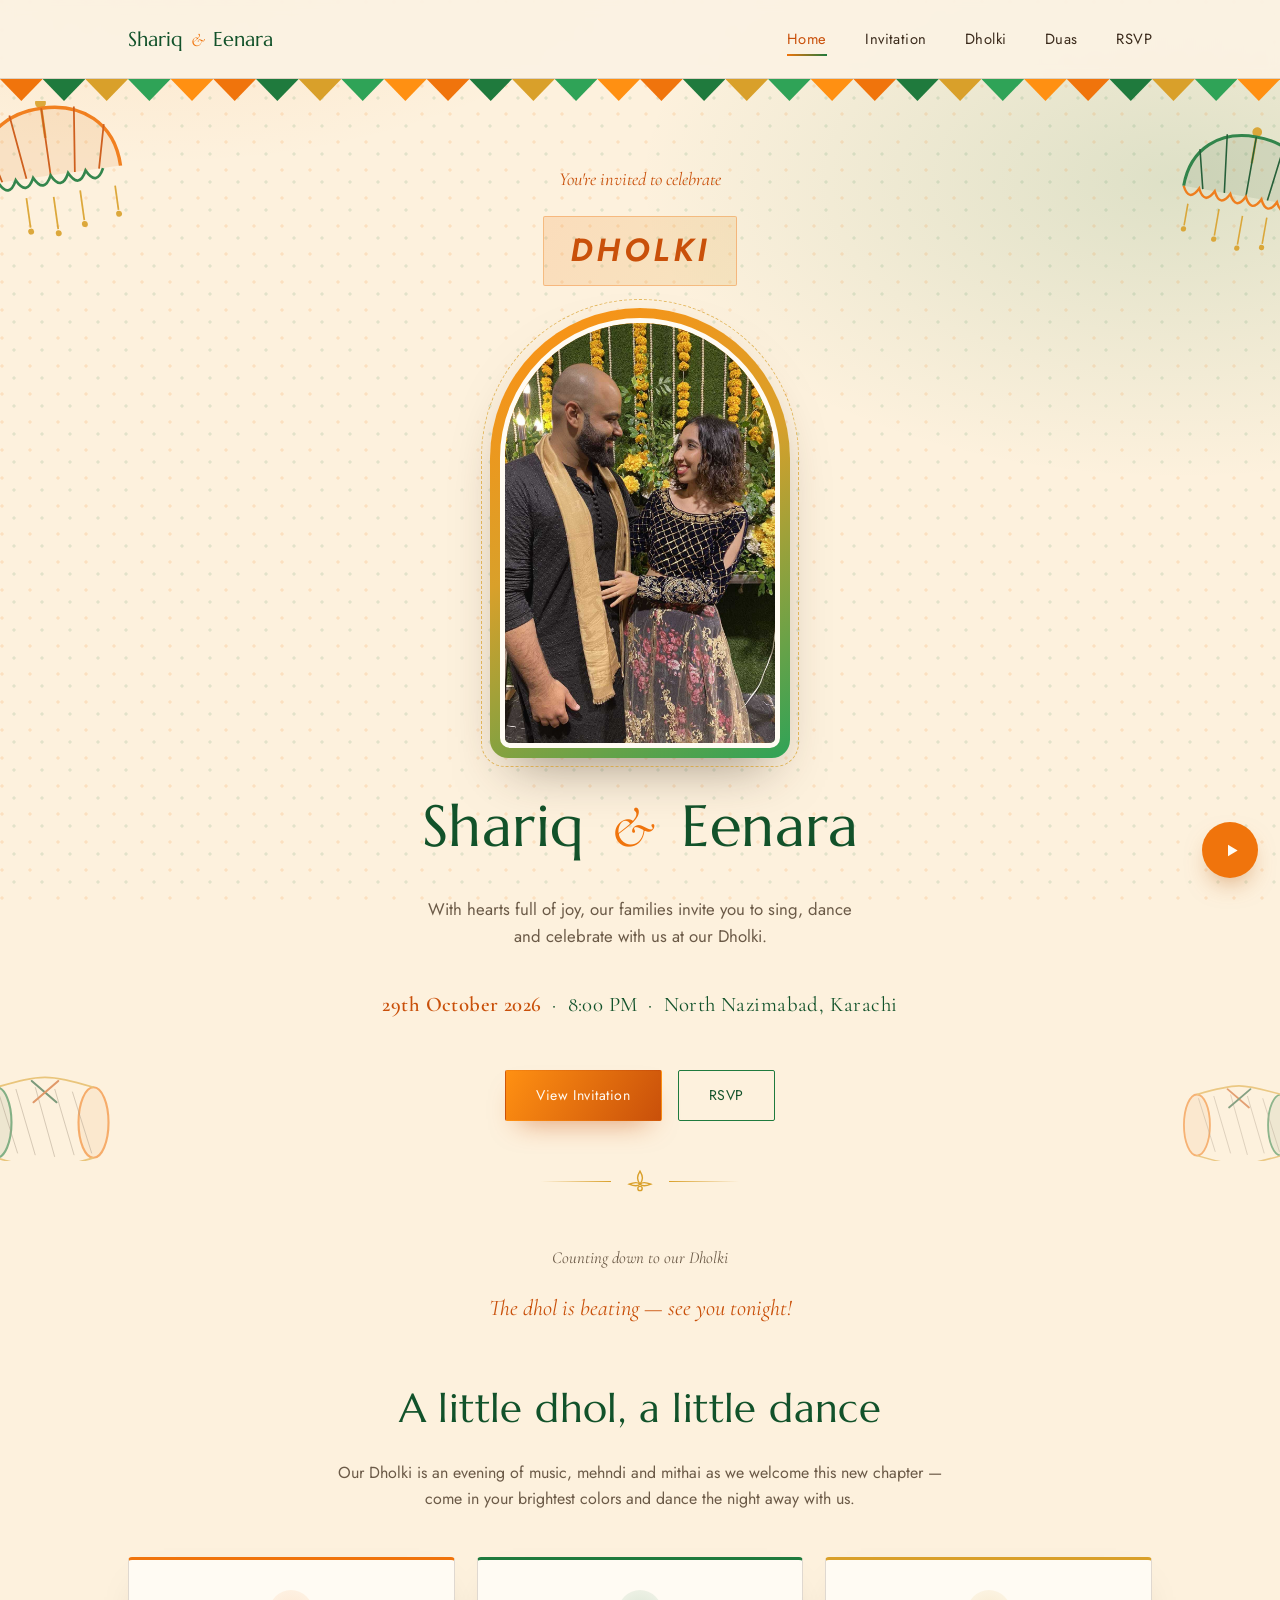
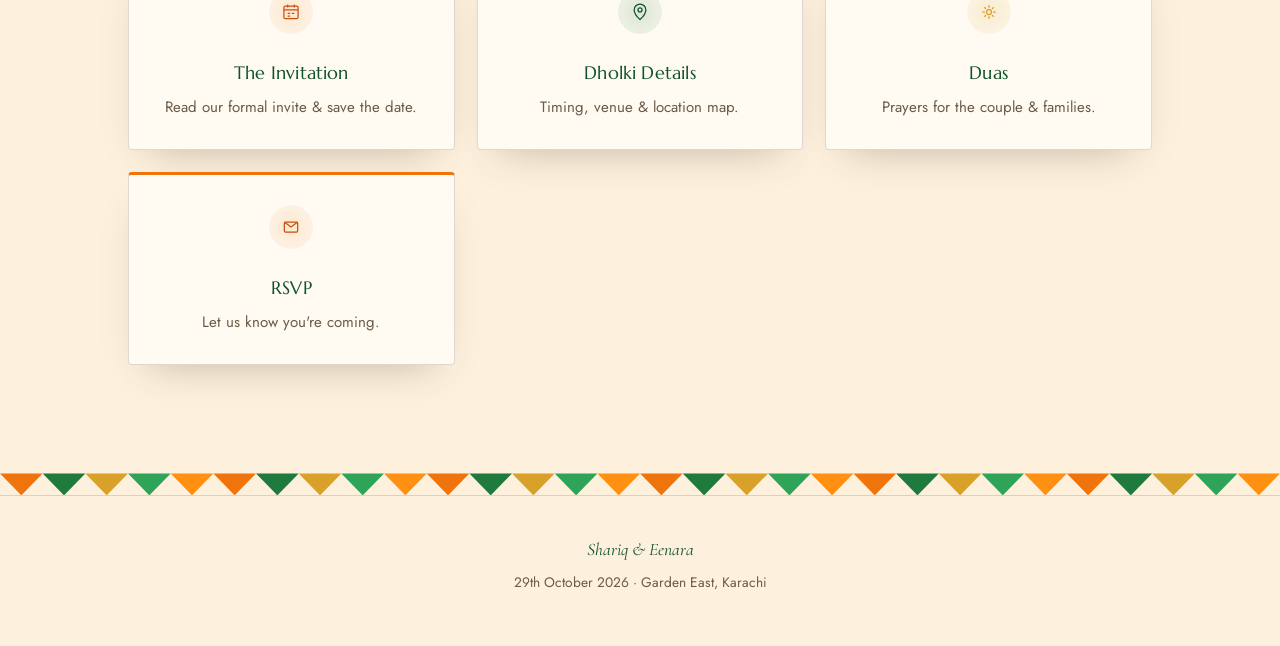
<file: index.html>
<!DOCTYPE html>
<html lang="en">
<head>
<meta charset="UTF-8">
<meta name="viewport" content="width=device-width, initial-scale=1.0">
<title>Shariq &amp; Eenara — Dholki</title>
<meta name="description" content="Join us for the Dholki of Shariq &amp; Eenara — 29th October 2026, Karachi.">
<link rel="stylesheet" href="css/style.css">
</head>
<body>
<div class="bg-texture"></div>

<header class="site-header">
  <div class="container">
    <a href="index.html" class="brand">Shariq <span class="amp">&amp;</span> Eenara</a>
    <nav class="desktop-nav">
      <ul class="nav-links">
        <li><a href="index.html">Home</a></li>
        <li><a href="invitation.html">Invitation</a></li>
        <li><a href="dholki.html">Dholki</a></li>
        <li><a href="duas.html">Duas</a></li>
        <li><a href="rsvp.html">RSVP</a></li>
      </ul>
    </nav>
    <button class="nav-toggle" aria-label="Open menu" aria-expanded="false"><span></span><span></span><span></span></button>
  </div>
</header>
<div class="bunting" aria-hidden="true"></div>

<div class="mobile-menu" id="mobileMenu">
  <button class="mobile-menu-close" aria-label="Close menu" type="button">&times;</button>
  <ul class="mobile-menu-links">
    <li><a href="index.html">Home</a></li>
    <li><a href="invitation.html">Invitation</a></li>
    <li><a href="dholki.html">Dholki</a></li>
    <li><a href="duas.html">Duas</a></li>
    <li><a href="rsvp.html">RSVP</a></li>
  </ul>
</div>

<section class="hero">
  <div class="container">

    <svg class="hero-motif umbrella-l" viewBox="0 0 140 170" fill="none" xmlns="http://www.w3.org/2000/svg" aria-hidden="true">
      <line x1="70" y1="10" x2="70" y2="34" stroke="var(--gold)" stroke-width="2"/>
      <circle cx="70" cy="8" r="4" fill="var(--gold)"/>
      <path d="M18 62 C18 30 40 12 70 12 C100 12 122 30 122 62" stroke="var(--marigold)" stroke-width="2.5" fill="rgba(224,123,28,0.14)"/>
      <path d="M70 12 L70 62 M46 14 L52 62 M94 14 L88 62 M26 30 L34 62 M114 30 L106 62" stroke="var(--marigold-deep)" stroke-width="1.3"/>
      <path d="M18 62 q6.5 13 13 0 q6.5 13 13 0 q6.5 13 13 0 q6.5 13 13 0 q6.5 13 13 0 q6.5 13 13 0 q6.5 13 13 0" stroke="var(--mehndi)" stroke-width="2" fill="none"/>
      <line x1="24" y1="76" x2="24" y2="94" stroke="var(--gold)" stroke-width="1.3"/><circle cx="24" cy="97" r="2.2" fill="var(--gold)"/>
      <line x1="50" y1="76" x2="50" y2="98" stroke="var(--gold)" stroke-width="1.3"/><circle cx="50" cy="101" r="2.2" fill="var(--gold)"/>
      <line x1="70" y1="78" x2="70" y2="102" stroke="var(--gold)" stroke-width="1.3"/><circle cx="70" cy="105" r="2.2" fill="var(--gold)"/>
      <line x1="90" y1="76" x2="90" y2="98" stroke="var(--gold)" stroke-width="1.3"/><circle cx="90" cy="101" r="2.2" fill="var(--gold)"/>
      <line x1="116" y1="76" x2="116" y2="94" stroke="var(--gold)" stroke-width="1.3"/><circle cx="116" cy="97" r="2.2" fill="var(--gold)"/>
    </svg>

    <svg class="hero-motif umbrella-r" viewBox="0 0 140 170" fill="none" xmlns="http://www.w3.org/2000/svg" aria-hidden="true">
      <line x1="70" y1="10" x2="70" y2="34" stroke="var(--gold)" stroke-width="2"/>
      <circle cx="70" cy="8" r="4" fill="var(--gold)"/>
      <path d="M18 62 C18 30 40 12 70 12 C100 12 122 30 122 62" stroke="var(--mehndi)" stroke-width="2.5" fill="rgba(55,98,58,0.12)"/>
      <path d="M70 12 L70 62 M46 14 L52 62 M94 14 L88 62 M26 30 L34 62 M114 30 L106 62" stroke="var(--mehndi-deep)" stroke-width="1.3"/>
      <path d="M18 62 q6.5 13 13 0 q6.5 13 13 0 q6.5 13 13 0 q6.5 13 13 0 q6.5 13 13 0 q6.5 13 13 0 q6.5 13 13 0" stroke="var(--marigold)" stroke-width="2" fill="none"/>
      <line x1="24" y1="76" x2="24" y2="94" stroke="var(--gold)" stroke-width="1.3"/><circle cx="24" cy="97" r="2.2" fill="var(--gold)"/>
      <line x1="50" y1="76" x2="50" y2="98" stroke="var(--gold)" stroke-width="1.3"/><circle cx="50" cy="101" r="2.2" fill="var(--gold)"/>
      <line x1="70" y1="78" x2="70" y2="102" stroke="var(--gold)" stroke-width="1.3"/><circle cx="70" cy="105" r="2.2" fill="var(--gold)"/>
      <line x1="90" y1="76" x2="90" y2="98" stroke="var(--gold)" stroke-width="1.3"/><circle cx="90" cy="101" r="2.2" fill="var(--gold)"/>
      <line x1="116" y1="76" x2="116" y2="94" stroke="var(--gold)" stroke-width="1.3"/><circle cx="116" cy="97" r="2.2" fill="var(--gold)"/>
    </svg>

    <svg class="hero-motif dhol-l" viewBox="0 0 170 110" fill="none" xmlns="http://www.w3.org/2000/svg" aria-hidden="true">
      <ellipse cx="30" cy="55" rx="17" ry="40" fill="rgba(55,98,58,0.14)" stroke="var(--mehndi)" stroke-width="2.4"/>
      <ellipse cx="140" cy="55" rx="17" ry="40" fill="rgba(224,123,28,0.14)" stroke="var(--marigold)" stroke-width="2.4"/>
      <path d="M30 15 C 82 0 88 0 140 15" stroke="var(--gold)" stroke-width="2"/>
      <path d="M30 95 C 82 110 88 110 140 95" stroke="var(--gold)" stroke-width="2"/>
      <path d="M32 20 L54 90 M52 17 L74 92 M74 15 L96 94 M96 17 L118 92 M116 20 L138 90" stroke="var(--ink-soft)" stroke-width="1" opacity="0.55"/>
      <line x1="70" y1="8" x2="98" y2="32" stroke="var(--mehndi-deep)" stroke-width="2.4" stroke-linecap="round"/>
      <line x1="100" y1="8" x2="72" y2="32" stroke="var(--marigold-deep)" stroke-width="2.4" stroke-linecap="round"/>
    </svg>

    <svg class="hero-motif dhol-r" viewBox="0 0 170 110" fill="none" xmlns="http://www.w3.org/2000/svg" aria-hidden="true">
      <ellipse cx="30" cy="55" rx="17" ry="40" fill="rgba(224,123,28,0.14)" stroke="var(--marigold)" stroke-width="2.4"/>
      <ellipse cx="140" cy="55" rx="17" ry="40" fill="rgba(55,98,58,0.14)" stroke="var(--mehndi)" stroke-width="2.4"/>
      <path d="M30 15 C 82 0 88 0 140 15" stroke="var(--gold)" stroke-width="2"/>
      <path d="M30 95 C 82 110 88 110 140 95" stroke="var(--gold)" stroke-width="2"/>
      <path d="M32 20 L54 90 M52 17 L74 92 M74 15 L96 94 M96 17 L118 92 M116 20 L138 90" stroke="var(--ink-soft)" stroke-width="1" opacity="0.55"/>
      <line x1="70" y1="8" x2="98" y2="32" stroke="var(--marigold-deep)" stroke-width="2.4" stroke-linecap="round"/>
      <line x1="100" y1="8" x2="72" y2="32" stroke="var(--mehndi-deep)" stroke-width="2.4" stroke-linecap="round"/>
    </svg>

    <div class="hero-inner">
  <span class="eyebrow">You're invited to celebrate</span>
  <span class="event-tag">DHOLKI</span>

  <div class="photo-frame">
        <div class="photo-inner">
          <img src="images/couple.jpg" alt="Shariq and Eenara">
        </div>
      </div>

      <h1>Shariq <span class="amp">&amp;</span> Eenara</h1>
      <p class="hero-sub">With hearts full of joy, our families invite you to sing, dance and celebrate with us at our Dholki.</p>
      <p class="hero-meta"><strong>29th October 2026</strong> &nbsp;&middot;&nbsp; 8:00 PM &nbsp;&middot;&nbsp; North Nazimabad, Karachi</p>

      <div class="hero-actions">
        <a href="invitation.html" class="btn btn-primary">View Invitation</a>
        <a href="rsvp.html" class="btn btn-outline">RSVP</a>
      </div>
    </div>
  </div>
</section>

<div class="divider">
  <span class="line"></span>
  <svg viewBox="0 0 24 24" fill="none" stroke="currentColor" stroke-width="1.3" aria-hidden="true">
    <path d="M12 2 C 15 7 15 10 12 14 C 9 10 9 7 12 2 Z"/>
    <path d="M2 14 C 7 12 10 12 12 14 C 10 16 7 16 2 14 Z"/>
    <path d="M22 14 C 17 12 14 12 12 14 C 14 16 17 16 22 14 Z"/>
    <circle cx="12" cy="18" r="2"/>
  </svg>
  <span class="line right"></span>
</div>

<section class="countdown-wrap">
  <div class="container">
    <p class="countdown-label">Counting down to our Dholki</p>
    <div class="countdown">
      <div class="unit"><span class="num" data-unit="days">00</span><span class="unit-label">DAYS</span></div>
      <div class="unit"><span class="num" data-unit="hours">00</span><span class="unit-label">HOURS</span></div>
      <div class="unit"><span class="num" data-unit="mins">00</span><span class="unit-label">MINUTES</span></div>
      <div class="unit"><span class="num" data-unit="secs">00</span><span class="unit-label">SECONDS</span></div>
    </div>
    <p class="countdown-done-msg">The dhol is beating — see you tonight!</p>
  </div>
</section>

<section class="section-tight">
  <div class="container">
    <div class="section-head">
      <h2>A little dhol, a little dance</h2>
      <p>Our Dholki is an evening of music, mehndi and mithai as we welcome this new chapter — come in your brightest colors and dance the night away with us.</p>
    </div>

    <div class="info-grid">
      <a href="invitation.html" class="panel info-card" style="text-decoration:none;">
        <svg class="icon" viewBox="0 0 24 24" fill="none" stroke="currentColor" stroke-width="1.5"><rect x="3.5" y="5" width="17" height="15" rx="1.5"/><path d="M3.5 9.5h17M8 3v3.5M16 3v3.5"/><path d="M8 13.5h3M13 13.5h3M8 17h3"/></svg>
        <h3>The Invitation</h3>
        <p>Read our formal invite &amp; save the date.</p>
      </a>
      <a href="dholki.html" class="panel info-card" style="text-decoration:none;">
        <svg class="icon" viewBox="0 0 24 24" fill="none" stroke="currentColor" stroke-width="1.5"><path d="M12 21s-7-6.1-7-11.5A7 7 0 0 1 19 9.5C19 14.9 12 21 12 21Z"/><circle cx="12" cy="9.5" r="2.4"/></svg>
        <h3>Dholki Details</h3>
        <p>Timing, venue &amp; location map.</p>
      </a>
      <a href="duas.html" class="panel info-card" style="text-decoration:none;">
        <svg class="icon" viewBox="0 0 24 24" fill="none" stroke="currentColor" stroke-width="1.5"><path d="M12 4v3M12 17v3M4 12h3M17 12h3M6.3 6.3l2 2M15.7 15.7l2 2M17.7 6.3l-2 2M8.3 15.7l-2 2"/><circle cx="12" cy="12" r="3"/></svg>
        <h3>Duas</h3>
        <p>Prayers for the couple &amp; families.</p>
      </a>
      <a href="rsvp.html" class="panel info-card" style="text-decoration:none;">
        <svg class="icon" viewBox="0 0 24 24" fill="none" stroke="currentColor" stroke-width="1.5"><path d="m4 6 8 6 8-6"/><rect x="4" y="6" width="16" height="12" rx="1.5"/></svg>
        <h3>RSVP</h3>
        <p>Let us know you're coming.</p>
      </a>
    </div>
  </div>
</section>

<div class="bunting" aria-hidden="true"></div>
<footer class="site-footer">
  <div class="container">
    <div class="fname">Shariq &amp; Eenara</div>
    <p>29th October 2026 &middot; Garden East, Karachi</p>
  </div>
</footer>

<button class="music-toggle" aria-label="Play our song" type="button">
  <svg class="icon-play" viewBox="0 0 24 24" aria-hidden="true"><path d="M8 5.5v13l11-6.5-11-6.5Z" fill="currentColor"/></svg>
  <svg class="icon-pause" viewBox="0 0 24 24" aria-hidden="true"><rect x="6" y="5" width="4" height="14" rx="1" fill="currentColor"/><rect x="14" y="5" width="4" height="14" rx="1" fill="currentColor"/></svg>
  <span class="music-ring"></span>
</button>

<script src="js/main.js"></script>
<script src="js/music.js"></script>
</body>
</html>
</file>
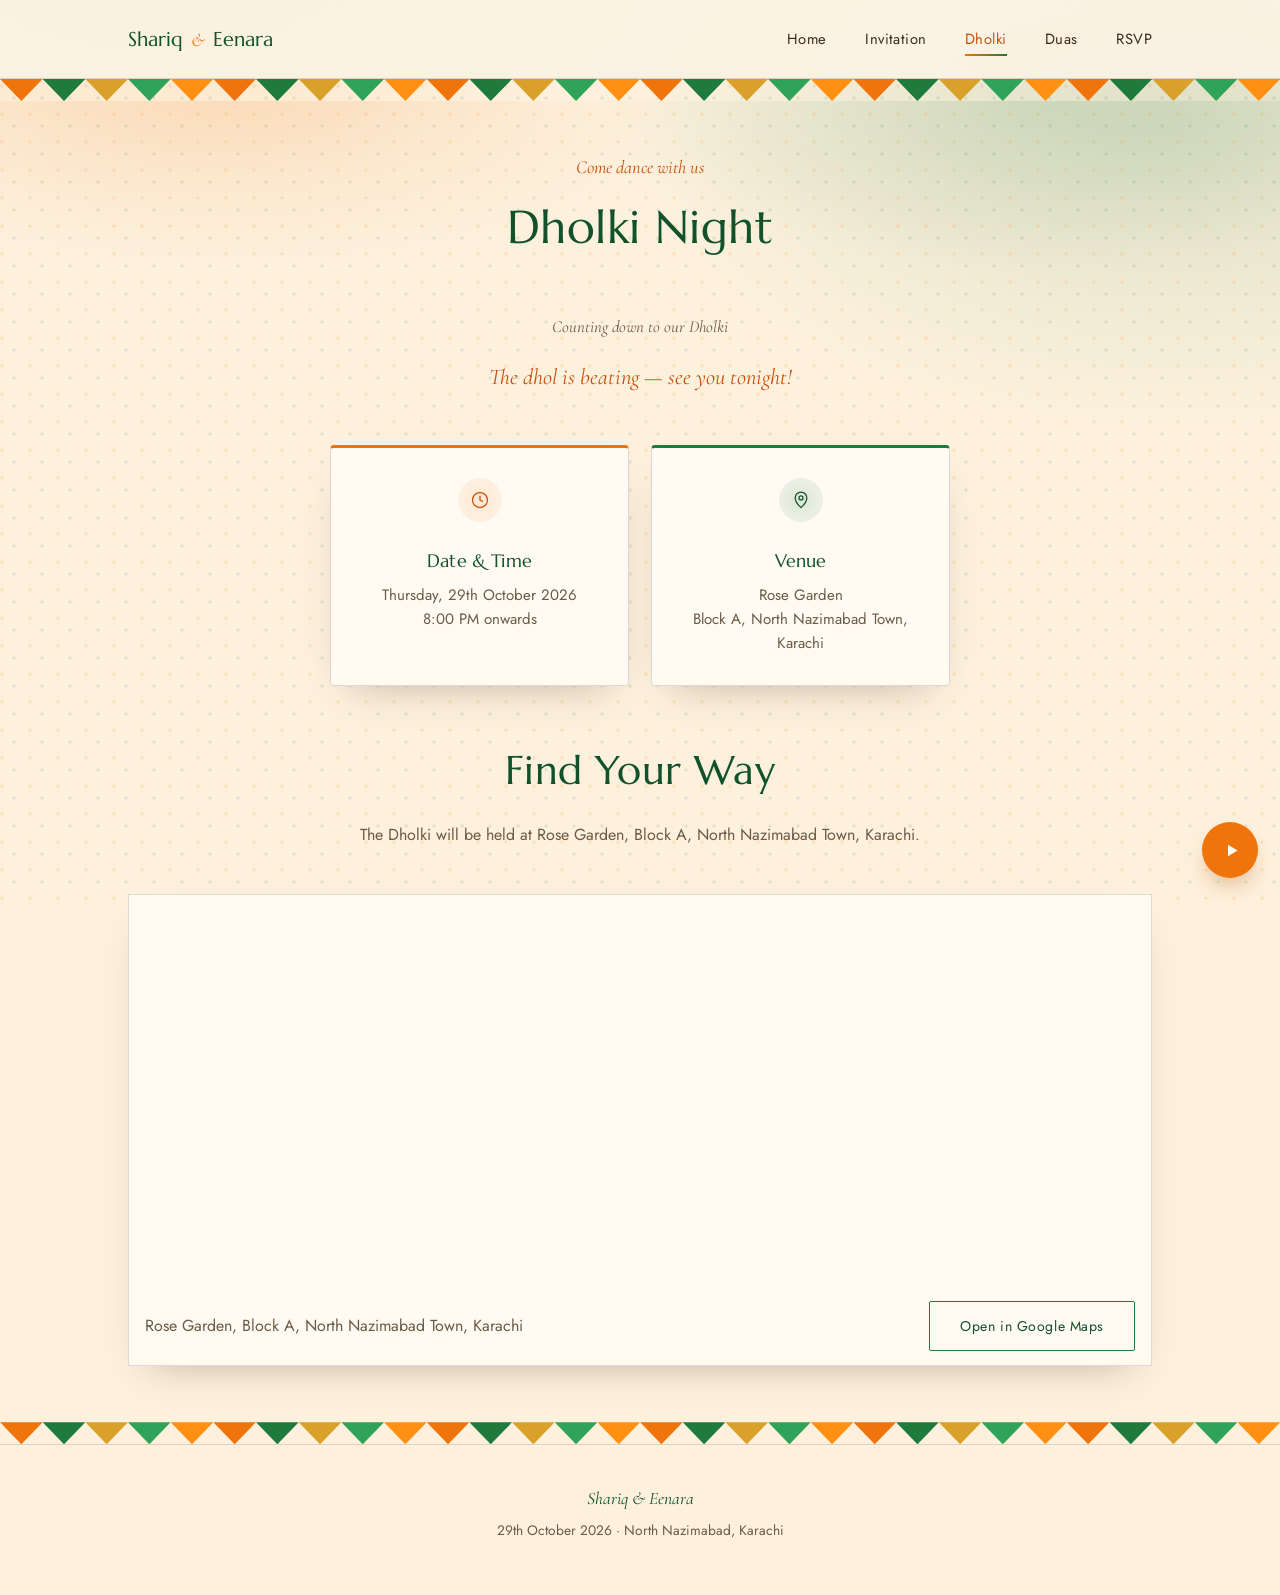
<file: dholki.html>
<!DOCTYPE html>
<html lang="en">
<head>
<meta charset="UTF-8">
<meta name="viewport" content="width=device-width, initial-scale=1.0">
<title>Dholki Details — Shariq &amp; Eenara</title>
<meta name="description" content="Dholki timing, venue and location for Shariq &amp; Eenara — 29th October 2026, Karachi.">
<link rel="stylesheet" href="css/style.css">
</head>
<body>
<div class="bg-texture"></div>

<header class="site-header">
  <div class="container">
    <a href="index.html" class="brand">Shariq <span class="amp">&amp;</span> Eenara</a>
    <nav class="desktop-nav">
      <ul class="nav-links">
        <li><a href="index.html">Home</a></li>
        <li><a href="invitation.html">Invitation</a></li>
        <li><a href="dholki.html">Dholki</a></li>
        <li><a href="duas.html">Duas</a></li>
        <li><a href="rsvp.html">RSVP</a></li>
      </ul>
    </nav>
    <button class="nav-toggle" aria-label="Open menu" aria-expanded="false"><span></span><span></span><span></span></button>
  </div>
</header>
<div class="bunting" aria-hidden="true"></div>

<div class="mobile-menu" id="mobileMenu">
  <button class="mobile-menu-close" aria-label="Close menu" type="button">&times;</button>
  <ul class="mobile-menu-links">
    <li><a href="index.html">Home</a></li>
    <li><a href="invitation.html">Invitation</a></li>
    <li><a href="dholki.html">Dholki</a></li>
    <li><a href="duas.html">Duas</a></li>
    <li><a href="rsvp.html">RSVP</a></li>
  </ul>
</div>

<section class="page-hero">
  <div class="container">
    <span class="eyebrow">Come dance with us</span>
    <h1>Dholki Night</h1>
  </div>
</section>

<section class="countdown-wrap">
  <div class="container">
    <p class="countdown-label">Counting down to our Dholki</p>
    <div class="countdown">
      <div class="unit"><span class="num" data-unit="days">00</span><span class="unit-label">DAYS</span></div>
      <div class="unit"><span class="num" data-unit="hours">00</span><span class="unit-label">HOURS</span></div>
      <div class="unit"><span class="num" data-unit="mins">00</span><span class="unit-label">MINUTES</span></div>
      <div class="unit"><span class="num" data-unit="secs">00</span><span class="unit-label">SECONDS</span></div>
    </div>
    <p class="countdown-done-msg">The dhol is beating — see you tonight!</p>
  </div>
</section>

<section class="section-tight">
  <div class="container">
    <div class="info-grid info-grid--2">
      <div class="panel info-card">
        <svg class="icon" viewBox="0 0 24 24" fill="none" stroke="currentColor" stroke-width="1.5"><circle cx="12" cy="12" r="9"/><path d="M12 7v5l3.5 2"/></svg>
        <h3>Date &amp; Time</h3>
        <p>Thursday, 29th October 2026<br>8:00 PM onwards</p>
      </div>
      <div class="panel info-card">
        <svg class="icon" viewBox="0 0 24 24" fill="none" stroke="currentColor" stroke-width="1.5"><path d="M12 21s-7-6.1-7-11.5A7 7 0 0 1 19 9.5C19 14.9 12 21 12 21Z"/><circle cx="12" cy="9.5" r="2.4"/></svg>
        <h3>Venue</h3>
        <p>Rose Garden<br>Block A, North Nazimabad Town, Karachi</p>
      </div>
    </div>

    <div class="section-head">
      <h2>Find Your Way</h2>
      <p>The Dholki will be held at Rose Garden, Block A, North Nazimabad Town, Karachi.</p>
    </div>

    <div class="map-wrap">
      <iframe
        src="https://www.google.com/maps?q=Rose+Garden%2C+Block+A%2C+North+Nazimabad+Town%2C+Karachi&output=embed"
        loading="lazy"
        referrerpolicy="no-referrer-when-downgrade"
        title="Map to Rose Garden, Block A, North Nazimabad Town, Karachi">
      </iframe>
      <div class="map-caption">
        <address>Rose Garden, Block A, North Nazimabad Town, Karachi</address>
        <a class="btn btn-outline" target="_blank" rel="noopener"
           href="https://www.google.com/maps/search/?api=1&query=Rose+Garden%2C+Block+A%2C+North+Nazimabad+Town%2C+Karachi">
          Open in Google Maps
        </a>
      </div>
    </div>
  </div>
</section>

<div class="bunting" aria-hidden="true"></div>
<footer class="site-footer">
  <div class="container">
    <div class="fname">Shariq &amp; Eenara</div>
    <p>29th October 2026 &middot; North Nazimabad, Karachi</p>
  </div>
</footer>

<button class="music-toggle" aria-label="Play our song" type="button">
  <svg class="icon-play" viewBox="0 0 24 24" aria-hidden="true"><path d="M8 5.5v13l11-6.5-11-6.5Z" fill="currentColor"/></svg>
  <svg class="icon-pause" viewBox="0 0 24 24" aria-hidden="true"><rect x="6" y="5" width="4" height="14" rx="1" fill="currentColor"/><rect x="14" y="5" width="4" height="14" rx="1" fill="currentColor"/></svg>
  <span class="music-ring"></span>
</button>

<script src="js/main.js"></script>
<script src="js/music.js"></script>
</body>
</html>
</file>
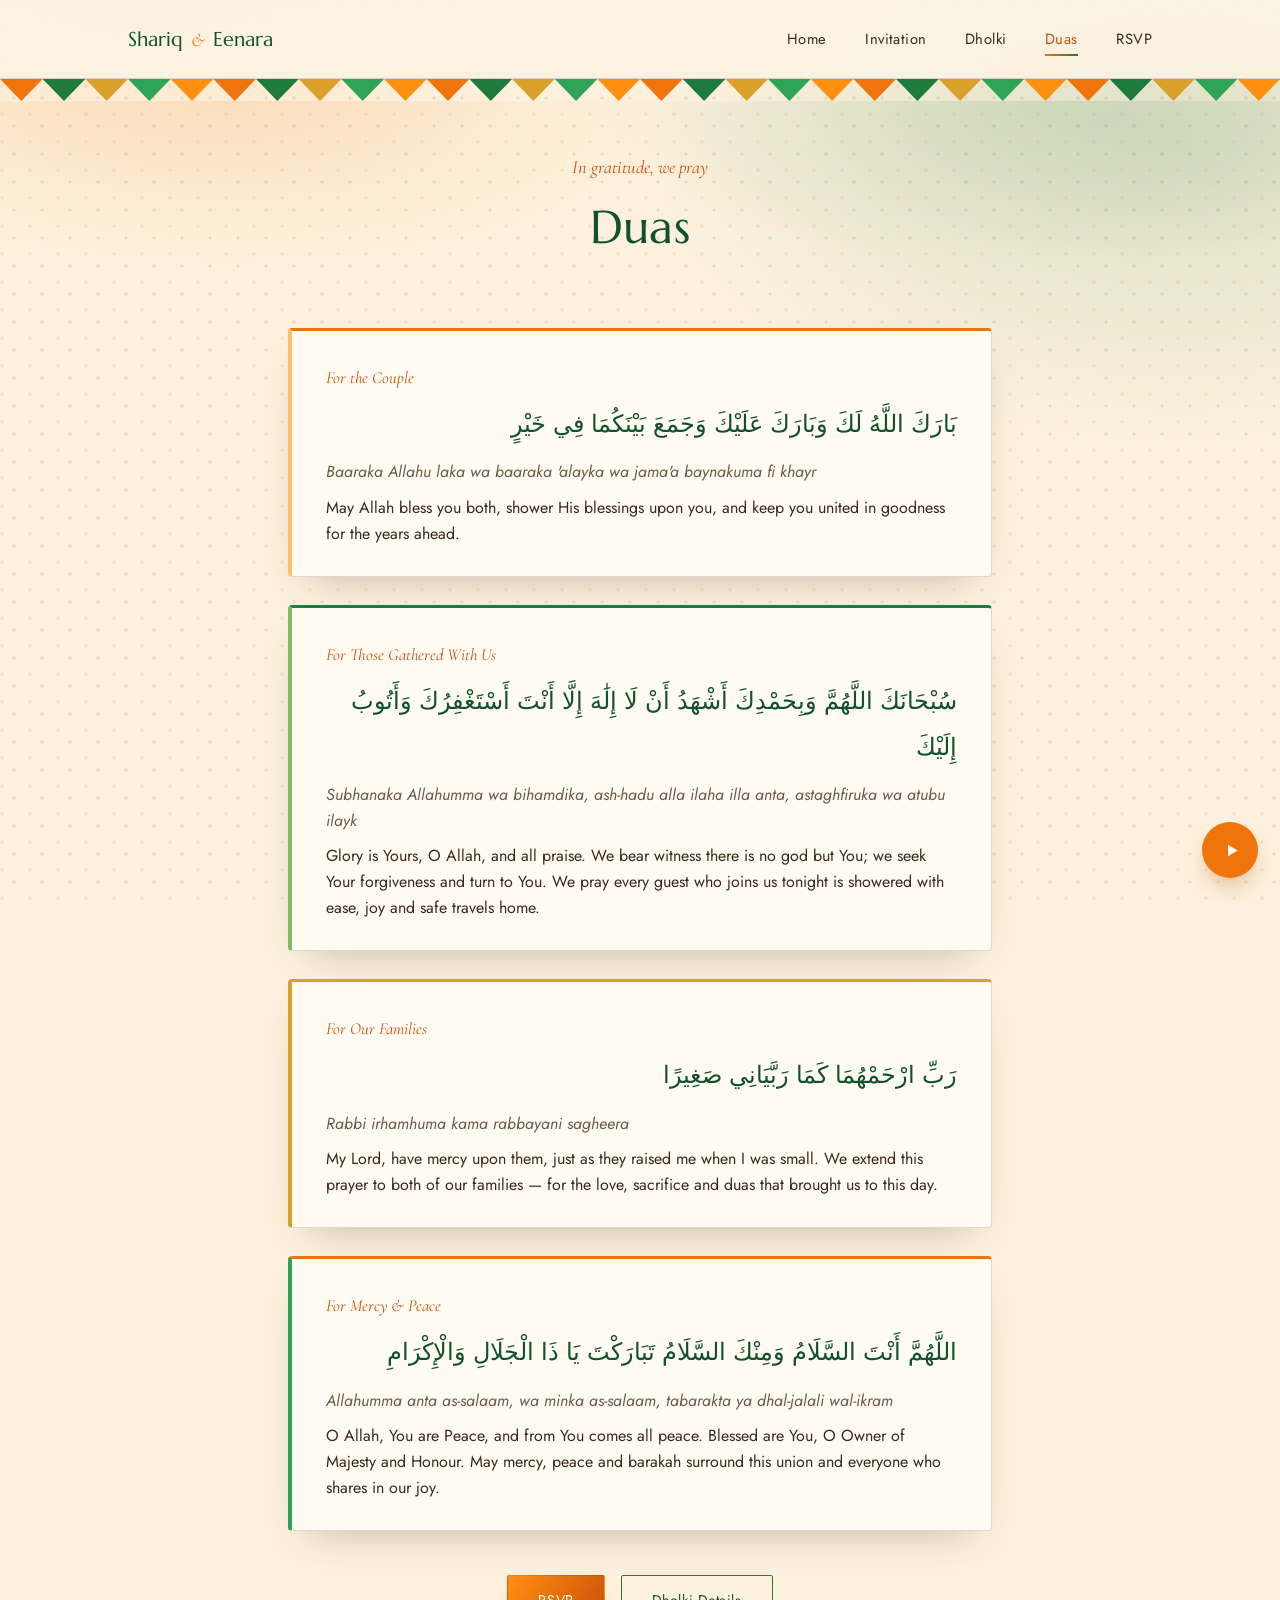
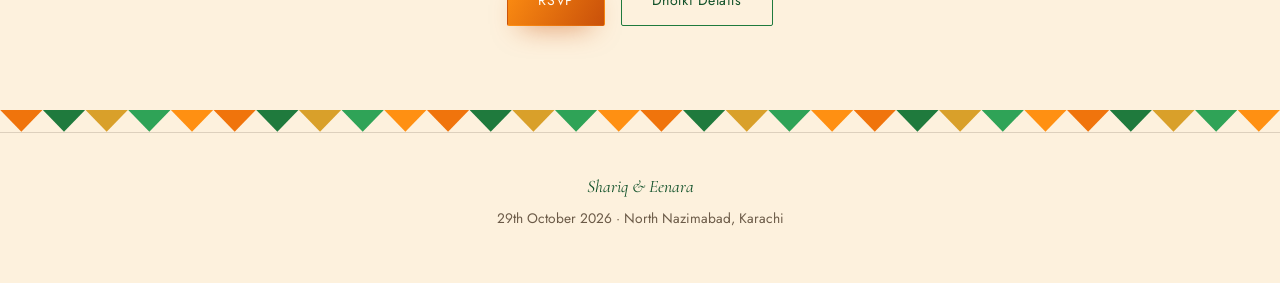
<file: duas.html>
<!DOCTYPE html>
<html lang="en">
<head>
<meta charset="UTF-8">
<meta name="viewport" content="width=device-width, initial-scale=1.0">
<title>Duas — Shariq &amp; Eenara</title>
<meta name="description" content="Duas for Shariq &amp; Eenara, for our guests, our families, and for mercy and peace.">
<link rel="stylesheet" href="css/style.css">
</head>
<body>
<div class="bg-texture"></div>

<header class="site-header">
  <div class="container">
    <a href="index.html" class="brand">Shariq <span class="amp">&amp;</span> Eenara</a>
    <nav class="desktop-nav">
      <ul class="nav-links">
        <li><a href="index.html">Home</a></li>
        <li><a href="invitation.html">Invitation</a></li>
        <li><a href="dholki.html">Dholki</a></li>
        <li><a href="duas.html">Duas</a></li>
        <li><a href="rsvp.html">RSVP</a></li>
      </ul>
    </nav>
    <button class="nav-toggle" aria-label="Open menu" aria-expanded="false"><span></span><span></span><span></span></button>
  </div>
</header>
<div class="bunting" aria-hidden="true"></div>

<div class="mobile-menu" id="mobileMenu">
  <button class="mobile-menu-close" aria-label="Close menu" type="button">&times;</button>
  <ul class="mobile-menu-links">
    <li><a href="index.html">Home</a></li>
    <li><a href="invitation.html">Invitation</a></li>
    <li><a href="dholki.html">Dholki</a></li>
    <li><a href="duas.html">Duas</a></li>
    <li><a href="rsvp.html">RSVP</a></li>
  </ul>
</div>

<section class="page-hero">
  <div class="container">
    <span class="eyebrow">In gratitude, we pray</span>
    <h1>Duas</h1>
  </div>
</section>

<section class="section">
  <div class="container" style="max-width:760px;">

    <div class="dua-list">

      <div class="panel dua-card">
        <p class="dua-tag">For the Couple</p>
        <p class="arabic">بَارَكَ اللَّهُ لَكَ وَبَارَكَ عَلَيْكَ وَجَمَعَ بَيْنَكُمَا فِي خَيْرٍ</p>
        <p class="translit">Baaraka Allahu laka wa baaraka 'alayka wa jama'a baynakuma fi khayr</p>
        <p class="meaning">May Allah bless you both, shower His blessings upon you, and keep you united in goodness for the years ahead.</p>
      </div>

      <div class="panel dua-card">
        <p class="dua-tag">For Those Gathered With Us</p>
        <p class="arabic">سُبْحَانَكَ اللَّهُمَّ وَبِحَمْدِكَ أَشْهَدُ أَنْ لَا إِلَٰهَ إِلَّا أَنْتَ أَسْتَغْفِرُكَ وَأَتُوبُ إِلَيْكَ</p>
        <p class="translit">Subhanaka Allahumma wa bihamdika, ash-hadu alla ilaha illa anta, astaghfiruka wa atubu ilayk</p>
        <p class="meaning">Glory is Yours, O Allah, and all praise. We bear witness there is no god but You; we seek Your forgiveness and turn to You. We pray every guest who joins us tonight is showered with ease, joy and safe travels home.</p>
      </div>

      <div class="panel dua-card">
        <p class="dua-tag">For Our Families</p>
        <p class="arabic">رَبِّ ارْحَمْهُمَا كَمَا رَبَّيَانِي صَغِيرًا</p>
        <p class="translit">Rabbi irhamhuma kama rabbayani sagheera</p>
        <p class="meaning">My Lord, have mercy upon them, just as they raised me when I was small. We extend this prayer to both of our families — for the love, sacrifice and duas that brought us to this day.</p>
      </div>

      <div class="panel dua-card">
        <p class="dua-tag">For Mercy &amp; Peace</p>
        <p class="arabic">اللَّهُمَّ أَنْتَ السَّلَامُ وَمِنْكَ السَّلَامُ تَبَارَكْتَ يَا ذَا الْجَلَالِ وَالْإِكْرَامِ</p>
        <p class="translit">Allahumma anta as-salaam, wa minka as-salaam, tabarakta ya dhal-jalali wal-ikram</p>
        <p class="meaning">O Allah, You are Peace, and from You comes all peace. Blessed are You, O Owner of Majesty and Honour. May mercy, peace and barakah surround this union and everyone who shares in our joy.</p>
      </div>

    </div>

    <div class="hero-actions" style="margin-top:44px; justify-content:center;">
      <a href="rsvp.html" class="btn btn-primary">RSVP</a>
      <a href="dholki.html" class="btn btn-outline">Dholki Details</a>
    </div>
  </div>
</section>

<div class="bunting" aria-hidden="true"></div>
<footer class="site-footer">
  <div class="container">
    <div class="fname">Shariq &amp; Eenara</div>
    <p>29th October 2026 &middot; North Nazimabad, Karachi</p>
  </div>
</footer>

<button class="music-toggle" aria-label="Play our song" type="button">
  <svg class="icon-play" viewBox="0 0 24 24" aria-hidden="true"><path d="M8 5.5v13l11-6.5-11-6.5Z" fill="currentColor"/></svg>
  <svg class="icon-pause" viewBox="0 0 24 24" aria-hidden="true"><rect x="6" y="5" width="4" height="14" rx="1" fill="currentColor"/><rect x="14" y="5" width="4" height="14" rx="1" fill="currentColor"/></svg>
  <span class="music-ring"></span>
</button>

<script src="js/main.js"></script>
<script src="js/music.js"></script>
</body>
</html>
</file>
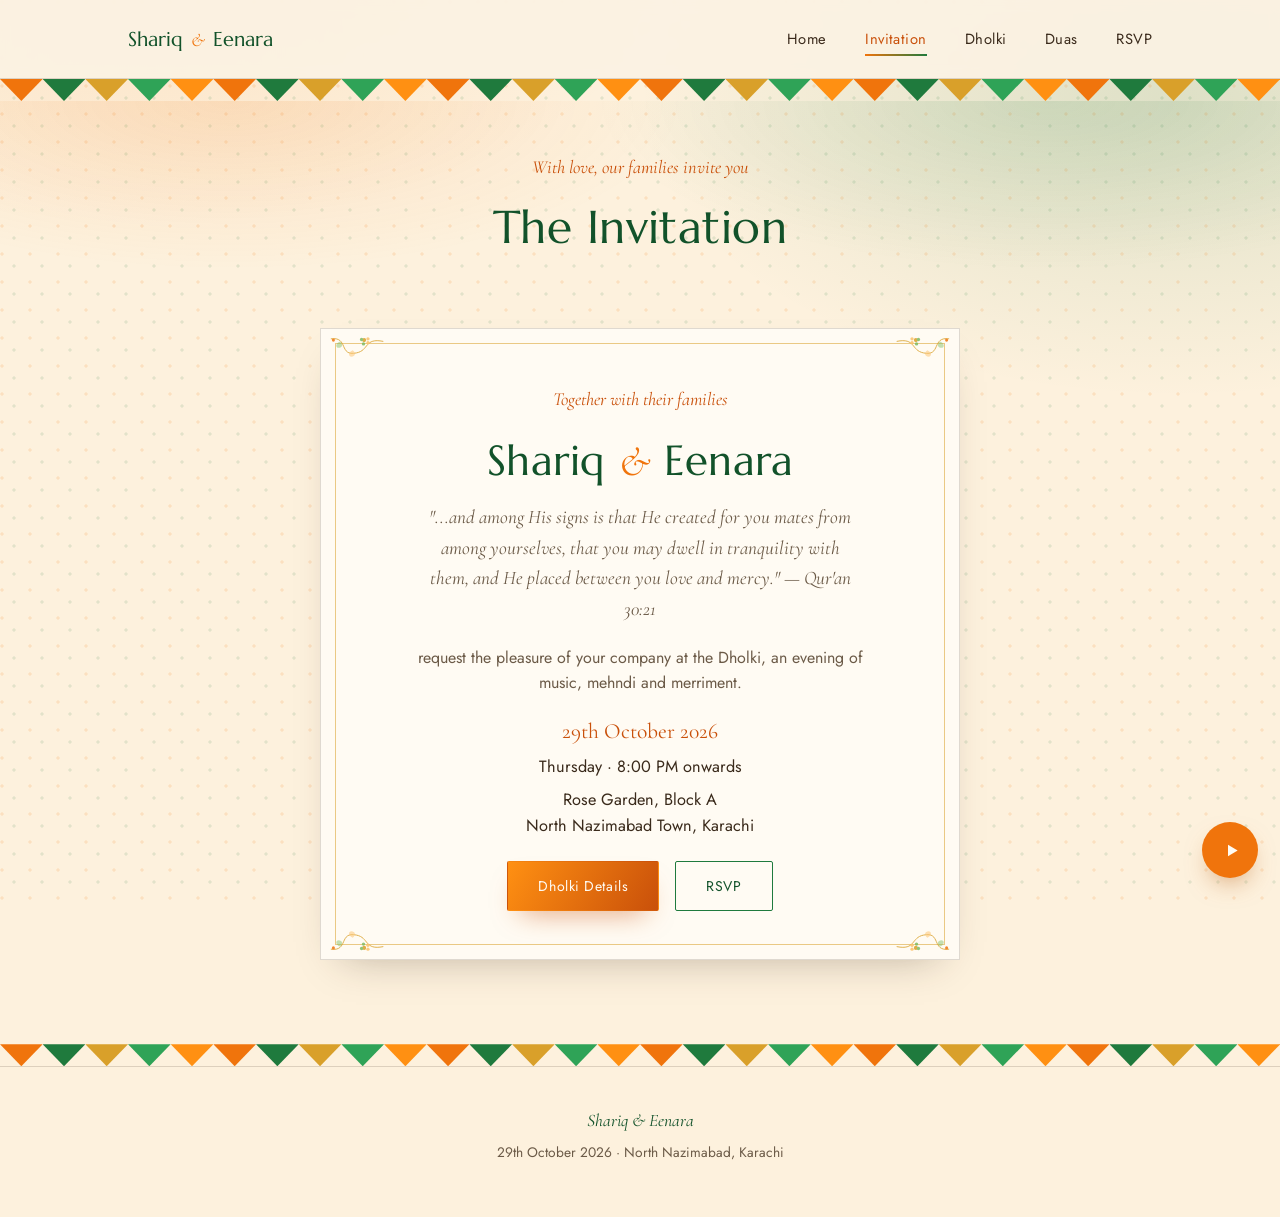
<file: invitation.html>
<!DOCTYPE html>
<html lang="en">
<head>
<meta charset="UTF-8">
<meta name="viewport" content="width=device-width, initial-scale=1.0">
<title>Invitation — Shariq &amp; Eenara</title>
<meta name="description" content="You are cordially invited to the Dholki of Shariq &amp; Eenara.">
<link rel="stylesheet" href="css/style.css">
</head>
<body>
<div class="bg-texture"></div>

<header class="site-header">
  <div class="container">
    <a href="index.html" class="brand">Shariq <span class="amp">&amp;</span> Eenara</a>
    <nav class="desktop-nav">
      <ul class="nav-links">
        <li><a href="index.html">Home</a></li>
        <li><a href="invitation.html">Invitation</a></li>
        <li><a href="dholki.html">Dholki</a></li>
        <li><a href="duas.html">Duas</a></li>
        <li><a href="rsvp.html">RSVP</a></li>
      </ul>
    </nav>
    <button class="nav-toggle" aria-label="Open menu" aria-expanded="false"><span></span><span></span><span></span></button>
  </div>
</header>
<div class="bunting" aria-hidden="true"></div>

<div class="mobile-menu" id="mobileMenu">
  <button class="mobile-menu-close" aria-label="Close menu" type="button">&times;</button>
  <ul class="mobile-menu-links">
    <li><a href="index.html">Home</a></li>
    <li><a href="invitation.html">Invitation</a></li>
    <li><a href="dholki.html">Dholki</a></li>
    <li><a href="duas.html">Duas</a></li>
    <li><a href="rsvp.html">RSVP</a></li>
  </ul>
</div>

<section class="page-hero">
  <div class="container">
    <span class="eyebrow">With love, our families invite you</span>
    <h1>The Invitation</h1>
  </div>
</section>

<section class="section">
  <div class="container">
    <div class="invite-card">

      <svg class="corner tl" viewBox="0 0 100 100" fill="none" xmlns="http://www.w3.org/2000/svg" aria-hidden="true">
        <path d="M6 6 C 34 2 18 34 46 28 C 66 24 58 4 88 10" stroke="var(--gold)" stroke-width="1.5" fill="none"/>
        <path d="M20 10 C 26 14 24 20 18 20 C 14 20 12 14 20 10 Z" fill="var(--mehndi-soft)" opacity="0.55"/>
        <path d="M40 24 C 46 28 44 34 38 34 C 34 34 32 28 40 24 Z" fill="var(--marigold-soft)" opacity="0.6"/>
        <circle cx="10" cy="8" r="2.4" fill="var(--marigold)"/>
        <g transform="translate(58,8)">
          <circle r="3.2" fill="var(--gold)"/>
          <circle cx="6" cy="-2" r="2.6" fill="var(--marigold-soft)"/>
          <circle cx="6" cy="4" r="2.6" fill="var(--marigold-soft)"/>
          <circle cx="-1" cy="6" r="2.6" fill="var(--mehndi-soft)"/>
          <circle cx="-4" cy="-1" r="2.6" fill="var(--mehndi-soft)"/>
        </g>
      </svg>
      <svg class="corner tr" viewBox="0 0 100 100" fill="none" xmlns="http://www.w3.org/2000/svg" aria-hidden="true">
        <path d="M6 6 C 34 2 18 34 46 28 C 66 24 58 4 88 10" stroke="var(--gold)" stroke-width="1.5" fill="none"/>
        <path d="M20 10 C 26 14 24 20 18 20 C 14 20 12 14 20 10 Z" fill="var(--mehndi-soft)" opacity="0.55"/>
        <path d="M40 24 C 46 28 44 34 38 34 C 34 34 32 28 40 24 Z" fill="var(--marigold-soft)" opacity="0.6"/>
        <circle cx="10" cy="8" r="2.4" fill="var(--marigold)"/>
        <g transform="translate(58,8)">
          <circle r="3.2" fill="var(--gold)"/>
          <circle cx="6" cy="-2" r="2.6" fill="var(--marigold-soft)"/>
          <circle cx="6" cy="4" r="2.6" fill="var(--marigold-soft)"/>
          <circle cx="-1" cy="6" r="2.6" fill="var(--mehndi-soft)"/>
          <circle cx="-4" cy="-1" r="2.6" fill="var(--mehndi-soft)"/>
        </g>
      </svg>
      <svg class="corner bl" viewBox="0 0 100 100" fill="none" xmlns="http://www.w3.org/2000/svg" aria-hidden="true">
        <path d="M6 6 C 34 2 18 34 46 28 C 66 24 58 4 88 10" stroke="var(--gold)" stroke-width="1.5" fill="none"/>
        <path d="M20 10 C 26 14 24 20 18 20 C 14 20 12 14 20 10 Z" fill="var(--mehndi-soft)" opacity="0.55"/>
        <path d="M40 24 C 46 28 44 34 38 34 C 34 34 32 28 40 24 Z" fill="var(--marigold-soft)" opacity="0.6"/>
        <circle cx="10" cy="8" r="2.4" fill="var(--marigold)"/>
        <g transform="translate(58,8)">
          <circle r="3.2" fill="var(--gold)"/>
          <circle cx="6" cy="-2" r="2.6" fill="var(--marigold-soft)"/>
          <circle cx="6" cy="4" r="2.6" fill="var(--marigold-soft)"/>
          <circle cx="-1" cy="6" r="2.6" fill="var(--mehndi-soft)"/>
          <circle cx="-4" cy="-1" r="2.6" fill="var(--mehndi-soft)"/>
        </g>
      </svg>
      <svg class="corner br" viewBox="0 0 100 100" fill="none" xmlns="http://www.w3.org/2000/svg" aria-hidden="true">
        <path d="M6 6 C 34 2 18 34 46 28 C 66 24 58 4 88 10" stroke="var(--gold)" stroke-width="1.5" fill="none"/>
        <path d="M20 10 C 26 14 24 20 18 20 C 14 20 12 14 20 10 Z" fill="var(--mehndi-soft)" opacity="0.55"/>
        <path d="M40 24 C 46 28 44 34 38 34 C 34 34 32 28 40 24 Z" fill="var(--marigold-soft)" opacity="0.6"/>
        <circle cx="10" cy="8" r="2.4" fill="var(--marigold)"/>
        <g transform="translate(58,8)">
          <circle r="3.2" fill="var(--gold)"/>
          <circle cx="6" cy="-2" r="2.6" fill="var(--marigold-soft)"/>
          <circle cx="6" cy="4" r="2.6" fill="var(--marigold-soft)"/>
          <circle cx="-1" cy="6" r="2.6" fill="var(--mehndi-soft)"/>
          <circle cx="-4" cy="-1" r="2.6" fill="var(--mehndi-soft)"/>
        </g>
      </svg>

      <span class="eyebrow">Together with their families</span>
      <h2 class="names">Shariq <span class="amp">&amp;</span> Eenara</h2>
      <p class="verse">"...and among His signs is that He created for you mates from among yourselves, that you may dwell in tranquility with them, and He placed between you love and mercy." — Qur'an 30:21</p>

      <p style="color:var(--ink-soft); max-width:460px; margin:0 auto 8px;">request the pleasure of your company at the Dholki, an evening of music, mehndi and merriment.</p>

      <div class="details">
        <span class="em">29th October 2026</span>
        <span>Thursday &middot; 8:00 PM onwards</span>
        <span>Rose Garden, Block A<br>North Nazimabad Town, Karachi</span>
      </div>

      <div class="hero-actions" style="margin-top:22px;">
        <a href="dholki.html" class="btn btn-primary">Dholki Details</a>
        <a href="rsvp.html" class="btn btn-outline">RSVP</a>
      </div>
    </div>
  </div>
</section>

<div class="bunting" aria-hidden="true"></div>
<footer class="site-footer">
  <div class="container">
    <div class="fname">Shariq &amp; Eenara</div>
    <p>29th October 2026 &middot; North Nazimabad, Karachi</p>
  </div>
</footer>

<button class="music-toggle" aria-label="Play our song" type="button">
  <svg class="icon-play" viewBox="0 0 24 24" aria-hidden="true"><path d="M8 5.5v13l11-6.5-11-6.5Z" fill="currentColor"/></svg>
  <svg class="icon-pause" viewBox="0 0 24 24" aria-hidden="true"><rect x="6" y="5" width="4" height="14" rx="1" fill="currentColor"/><rect x="14" y="5" width="4" height="14" rx="1" fill="currentColor"/></svg>
  <span class="music-ring"></span>
</button>

<script src="js/main.js"></script>
<script src="js/music.js"></script>
</body>
</html>
</file>
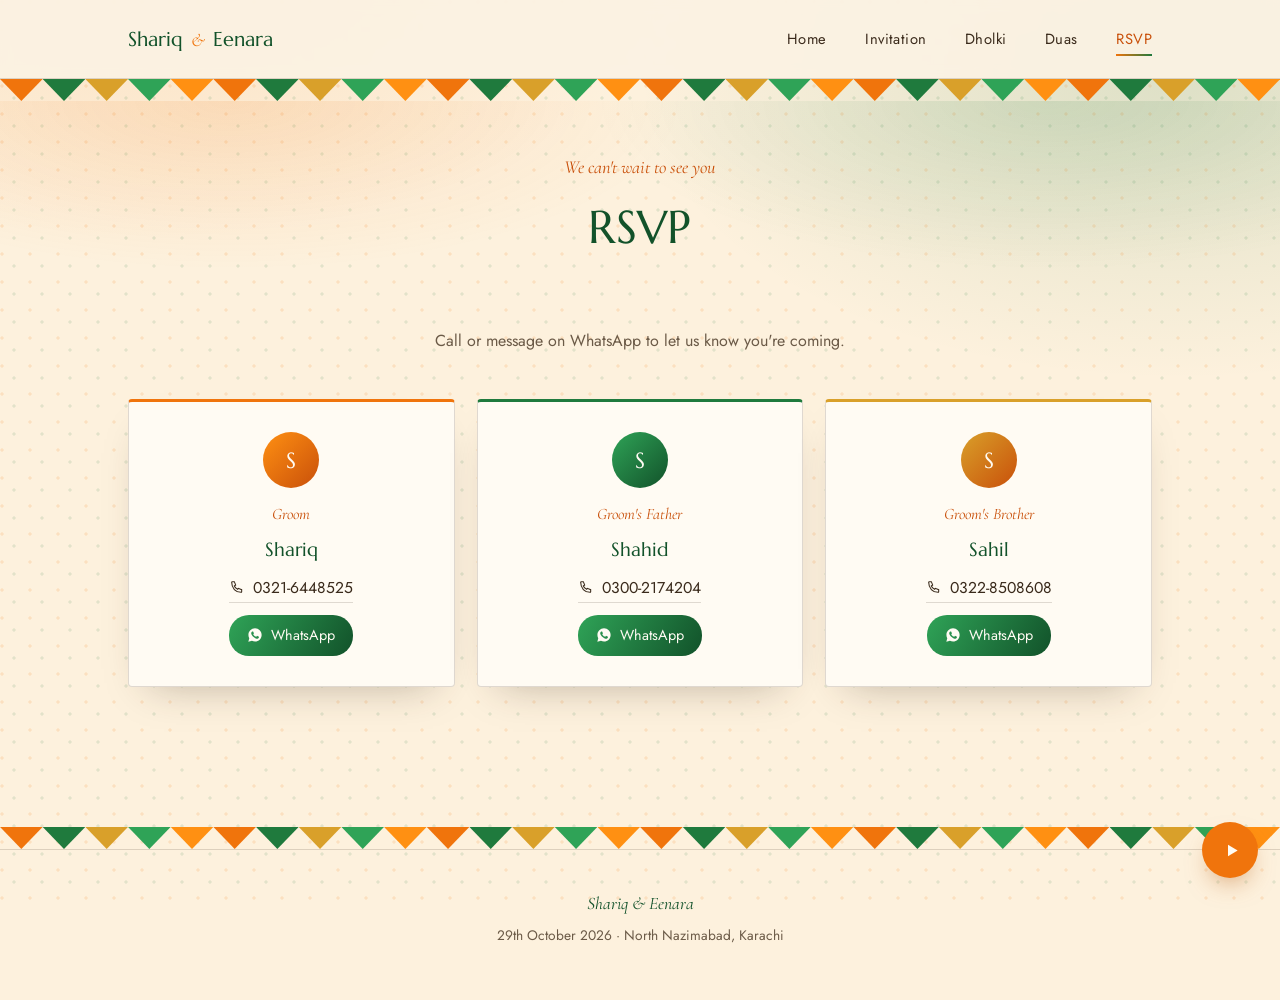
<file: rsvp.html>
<!DOCTYPE html>
<html lang="en">
<head>
<meta charset="UTF-8">
<meta name="viewport" content="width=device-width, initial-scale=1.0">
<title>RSVP — Shariq &amp; Eenara</title>
<meta name="description" content="RSVP for the Dholki of Shariq &amp; Eenara, or reach out to us directly.">
<link rel="stylesheet" href="css/style.css">
</head>
<body>
<div class="bg-texture"></div>

<header class="site-header">
  <div class="container">
    <a href="index.html" class="brand">Shariq <span class="amp">&amp;</span> Eenara</a>
    <nav class="desktop-nav">
      <ul class="nav-links">
        <li><a href="index.html">Home</a></li>
        <li><a href="invitation.html">Invitation</a></li>
        <li><a href="dholki.html">Dholki</a></li>
        <li><a href="duas.html">Duas</a></li>
        <li><a href="rsvp.html">RSVP</a></li>
      </ul>
    </nav>
    <button class="nav-toggle" aria-label="Open menu" aria-expanded="false"><span></span><span></span><span></span></button>
  </div>
</header>
<div class="bunting" aria-hidden="true"></div>

<div class="mobile-menu" id="mobileMenu">
  <button class="mobile-menu-close" aria-label="Close menu" type="button">&times;</button>
  <ul class="mobile-menu-links">
    <li><a href="index.html">Home</a></li>
    <li><a href="invitation.html">Invitation</a></li>
    <li><a href="dholki.html">Dholki</a></li>
    <li><a href="duas.html">Duas</a></li>
    <li><a href="rsvp.html">RSVP</a></li>
  </ul>
</div>

<section class="page-hero">
  <div class="container">
    <span class="eyebrow">We can't wait to see you</span>
    <h1>RSVP</h1>
  </div>
</section>

<section class="section">
  <div class="container">
    <div class="section-head">
      <p>Call or message on WhatsApp to let us know you're coming.</p>
    </div>

    <div class="contact-grid">
      <div class="panel contact-card">
        <div class="avatar">S</div>
        <p class="role">Groom</p>
        <p class="name">Shariq</p>
        <div class="contact-links">
          <a class="phone" href="tel:+923216448525">
            <svg width="16" height="16" viewBox="0 0 24 24" fill="none" stroke="currentColor" stroke-width="1.6"><path d="M4 5c0-.6.4-1 1-1h3l2 5-2 1.5c1 2.4 2.6 4 5 5L14 14l5 2v3c0 .6-.4 1-1 1C10 20 4 14 4 5Z"/></svg>
            0321-6448525
          </a>
          <a class="whatsapp" href="https://wa.me/923216448525?text=Assalamualaikum%2C%20I%27d%20like%20to%20RSVP%20for%20the%20Dholki." target="_blank" rel="noopener">
            <svg width="16" height="16" viewBox="0 0 24 24" fill="currentColor"><path d="M12.04 2C6.58 2 2.13 6.45 2.13 11.91c0 1.75.46 3.39 1.26 4.81L2 22l5.42-1.35a9.86 9.86 0 0 0 4.62 1.15h.01c5.46 0 9.9-4.45 9.9-9.9C21.95 6.45 17.5 2 12.04 2Zm5.78 14.11c-.24.68-1.19 1.25-1.94 1.4-.52.11-1.19.19-3.44-.74-2.9-1.2-4.77-4.13-4.92-4.32-.14-.19-1.18-1.57-1.18-3 0-1.43.75-2.13 1.02-2.42.27-.29.58-.36.78-.36.19 0 .39.001.56.01.18.01.42-.07.66.5.24.58.83 1.99.9 2.13.07.14.12.31.02.5-.1.19-.15.31-.29.48-.14.17-.3.38-.43.51-.14.14-.29.29-.13.57.16.29.72 1.19 1.55 1.93 1.07.95 1.97 1.24 2.26 1.38.29.14.46.12.63-.07.17-.19.71-.83.9-1.11.19-.29.38-.24.63-.14.26.1 1.63.77 1.91.91.28.14.46.21.53.33.07.12.07.68-.17 1.36Z"/></svg>
            WhatsApp
          </a>
        </div>
      </div>
      <div class="panel contact-card">
        <div class="avatar">S</div>
        <p class="role">Groom's Father</p>
        <p class="name">Shahid</p>
        <div class="contact-links">
          <a class="phone" href="tel:+923002174204">
            <svg width="16" height="16" viewBox="0 0 24 24" fill="none" stroke="currentColor" stroke-width="1.6"><path d="M4 5c0-.6.4-1 1-1h3l2 5-2 1.5c1 2.4 2.6 4 5 5L14 14l5 2v3c0 .6-.4 1-1 1C10 20 4 14 4 5Z"/></svg>
            0300-2174204
          </a>
          <a class="whatsapp" href="https://wa.me/923002174204?text=Assalamualaikum%2C%20I%27d%20like%20to%20RSVP%20for%20the%20Dholki." target="_blank" rel="noopener">
            <svg width="16" height="16" viewBox="0 0 24 24" fill="currentColor"><path d="M12.04 2C6.58 2 2.13 6.45 2.13 11.91c0 1.75.46 3.39 1.26 4.81L2 22l5.42-1.35a9.86 9.86 0 0 0 4.62 1.15h.01c5.46 0 9.9-4.45 9.9-9.9C21.95 6.45 17.5 2 12.04 2Zm5.78 14.11c-.24.68-1.19 1.25-1.94 1.4-.52.11-1.19.19-3.44-.74-2.9-1.2-4.77-4.13-4.92-4.32-.14-.19-1.18-1.57-1.18-3 0-1.43.75-2.13 1.02-2.42.27-.29.58-.36.78-.36.19 0 .39.001.56.01.18.01.42-.07.66.5.24.58.83 1.99.9 2.13.07.14.12.31.02.5-.1.19-.15.31-.29.48-.14.17-.3.38-.43.51-.14.14-.29.29-.13.57.16.29.72 1.19 1.55 1.93 1.07.95 1.97 1.24 2.26 1.38.29.14.46.12.63-.07.17-.19.71-.83.9-1.11.19-.29.38-.24.63-.14.26.1 1.63.77 1.91.91.28.14.46.21.53.33.07.12.07.68-.17 1.36Z"/></svg>
            WhatsApp
          </a>
        </div>
      </div>
      <div class="panel contact-card">
        <div class="avatar">S</div>
        <p class="role">Groom's Brother</p>
        <p class="name">Sahil</p>
        <div class="contact-links">
          <a class="phone" href="tel:+923228508608">
            <svg width="16" height="16" viewBox="0 0 24 24" fill="none" stroke="currentColor" stroke-width="1.6"><path d="M4 5c0-.6.4-1 1-1h3l2 5-2 1.5c1 2.4 2.6 4 5 5L14 14l5 2v3c0 .6-.4 1-1 1C10 20 4 14 4 5Z"/></svg>
            0322-8508608
          </a>
          <a class="whatsapp" href="https://wa.me/923228508608?text=Assalamualaikum%2C%20I%27d%20like%20to%20RSVP%20for%20the%20Dholki." target="_blank" rel="noopener">
            <svg width="16" height="16" viewBox="0 0 24 24" fill="currentColor"><path d="M12.04 2C6.58 2 2.13 6.45 2.13 11.91c0 1.75.46 3.39 1.26 4.81L2 22l5.42-1.35a9.86 9.86 0 0 0 4.62 1.15h.01c5.46 0 9.9-4.45 9.9-9.9C21.95 6.45 17.5 2 12.04 2Zm5.78 14.11c-.24.68-1.19 1.25-1.94 1.4-.52.11-1.19.19-3.44-.74-2.9-1.2-4.77-4.13-4.92-4.32-.14-.19-1.18-1.57-1.18-3 0-1.43.75-2.13 1.02-2.42.27-.29.58-.36.78-.36.19 0 .39.001.56.01.18.01.42-.07.66.5.24.58.83 1.99.9 2.13.07.14.12.31.02.5-.1.19-.15.31-.29.48-.14.17-.3.38-.43.51-.14.14-.29.29-.13.57.16.29.72 1.19 1.55 1.93 1.07.95 1.97 1.24 2.26 1.38.29.14.46.12.63-.07.17-.19.71-.83.9-1.11.19-.29.38-.24.63-.14.26.1 1.63.77 1.91.91.28.14.46.21.53.33.07.12.07.68-.17 1.36Z"/></svg>
            WhatsApp
          </a>
        </div>
      </div>
    </div>
  </div>
</section>

<div class="bunting" aria-hidden="true"></div>
<footer class="site-footer">
  <div class="container">
    <div class="fname">Shariq &amp; Eenara</div>
    <p>29th October 2026 &middot; North Nazimabad, Karachi</p>
  </div>
</footer>

<button class="music-toggle" aria-label="Play our song" type="button">
  <svg class="icon-play" viewBox="0 0 24 24" aria-hidden="true"><path d="M8 5.5v13l11-6.5-11-6.5Z" fill="currentColor"/></svg>
  <svg class="icon-pause" viewBox="0 0 24 24" aria-hidden="true"><rect x="6" y="5" width="4" height="14" rx="1" fill="currentColor"/><rect x="14" y="5" width="4" height="14" rx="1" fill="currentColor"/></svg>
  <span class="music-ring"></span>
</button>

<script src="js/main.js"></script>
<script src="js/music.js"></script>
</body>
</html>
</file>
<file: css/style.css>
/* ==========================================================================
   Shariq & Eenara — Dholki Invitation
   Design tokens
   ========================================================================== */

@import url('https://fonts.googleapis.com/css2?family=Marcellus&family=Cormorant+Garamond:wght@500;600;700&family=Jost:wght@300;400;500;600&display=swap');

:root{
  /* palette — marigold & mehndi, the two colors of a dholki */
  --cream:        #FDF1DD;
  --cream-deep:   #F7DFAF;
  --ivory:        #FFFBF3;
  --marigold:     #F0740C;
  --marigold-deep:#C9500A;
  --marigold-bright:#FF9012;
  --marigold-soft:#FBC26B;
  --mehndi:       #1F7A3D;
  --mehndi-deep:  #12522A;
  --mehndi-bright:#2FA357;
  --mehndi-soft:  #7FBB63;
  --gold:         #D9A02A;
  --ink:          #3A2A1B;
  --ink-soft:     #6B5A47;
  --line:         rgba(58,42,27,0.16);

  --bunting: var(--marigold), var(--mehndi), var(--gold), var(--mehndi-bright), var(--marigold-bright);

  --font-display: 'Marcellus', serif;
  --font-accent:  'Cormorant Garamond', serif;
  --font-body:    'Jost', sans-serif;

  --container: 1080px;
  --radius: 4px;
  --shadow-soft: 0 18px 40px -22px rgba(58,42,27,0.35);
}

*,*::before,*::after{ box-sizing:border-box; }
html{ scroll-behavior:smooth; }

body{
  margin:0;
  background:var(--cream);
  color:var(--ink);
  font-family:var(--font-body);
  font-weight:400;
  line-height:1.6;
  -webkit-font-smoothing:antialiased;
  overflow-x:hidden;
}

body.no-scroll{ overflow:hidden; }

img{ max-width:100%; display:block; }

a{ color:inherit; text-decoration:none; }

h1,h2,h3,h4{
  font-family:var(--font-display);
  font-weight:400;
  color:var(--mehndi-deep);
  margin:0 0 0.5em;
  letter-spacing:0.01em;
}

p{ margin:0 0 1em; }

.container{
  width:100%;
  max-width:var(--container);
  margin:0 auto;
  padding:0 28px;
}

@media (prefers-reduced-motion: reduce){
  *{ animation-duration:0.001ms !important; animation-iteration-count:1 !important; transition-duration:0.001ms !important; scroll-behavior:auto !important; }
}

/* background texture: warm gradient wash + two-tone dot grid */
body{
  background:
    radial-gradient(ellipse 900px 500px at 12% -6%, rgba(240,116,12,0.14), transparent 60%),
    radial-gradient(ellipse 900px 500px at 92% 8%, rgba(31,122,61,0.14), transparent 60%),
    var(--cream);
}

.bg-texture{
  position:fixed;
  inset:0;
  z-index:-1;
  pointer-events:none;
  background-image:
    radial-gradient(circle at 2px 2px, rgba(240,116,12,0.16) 1.5px, transparent 1.7px),
    radial-gradient(circle at 14px 14px, rgba(31,122,61,0.14) 1.5px, transparent 1.7px);
  background-size:28px 28px;
  opacity:0.85;
}

/* festive bunting strip — used under the header and above the footer */
.bunting{
  display:flex;
  width:100%;
  height:22px;
  overflow:hidden;
}
.bunting span{
  flex:1 1 0;
  height:22px;
  clip-path:polygon(0 0, 100% 0, 50% 100%);
}
.bunting span:nth-child(5n+1){ background:var(--marigold); }
.bunting span:nth-child(5n+2){ background:var(--mehndi); }
.bunting span:nth-child(5n+3){ background:var(--gold); }
.bunting span:nth-child(5n+4){ background:var(--mehndi-bright); }
.bunting span:nth-child(5n+5){ background:var(--marigold-bright); }

/* ==========================================================================
   Header / Nav
   ========================================================================== */

.site-header{
  position:sticky;
  top:0;
  z-index:100;
  background:rgba(251,242,227,0.92);
  backdrop-filter:blur(6px);
  border-bottom:1px solid var(--line);
}

.site-header .container{
  display:flex;
  align-items:center;
  justify-content:space-between;
  height:78px;
}

.brand{
  display:flex;
  align-items:baseline;
  gap:8px;
  font-family:var(--font-display);
  font-size:1.28rem;
  color:var(--mehndi-deep);
}
.brand .amp{
  color:var(--marigold);
  font-family:var(--font-accent);
  font-style:italic;
  font-size:1.15rem;
}

.nav-links{
  display:flex;
  align-items:center;
  gap:2.4rem;
  list-style:none;
  margin:0;
  padding:0;
}

.nav-links a{
  position:relative;
  font-size:0.92rem;
  letter-spacing:0.03em;
  color:var(--ink);
  padding:6px 0;
  transition:color .25s ease;
}
.nav-links a::after{
  content:"";
  position:absolute;
  left:0; right:0; bottom:0;
  height:2px;
  background:linear-gradient(90deg, var(--marigold), var(--mehndi));
  transform:scaleX(0);
  transform-origin:left;
  transition:transform .3s ease;
}
.nav-links a:hover,
.nav-links a.active{ color:var(--marigold-deep); }
.nav-links a:hover::after,
.nav-links a.active::after{ transform:scaleX(1); }

@media (max-width:860px){
  .desktop-nav{ display:none; }
}

.nav-toggle{
  display:none;
  width:44px; height:44px;
  border:none;
  background:transparent;
  cursor:pointer;
  position:relative;
  z-index:210;
}
.nav-toggle span{
  position:absolute;
  left:10px; right:10px;
  height:2px;
  background:var(--mehndi-deep);
  transition:transform .35s ease, opacity .25s ease, top .35s ease;
}
.nav-toggle span:nth-child(1){ top:15px; }
.nav-toggle span:nth-child(2){ top:23px; }
.nav-toggle span:nth-child(3){ top:31px; }
.nav-toggle.open span:nth-child(1){ top:23px; transform:rotate(45deg); }
.nav-toggle.open span:nth-child(2){ opacity:0; }
.nav-toggle.open span:nth-child(3){ top:23px; transform:rotate(-45deg); }

@media (max-width:860px){
  .nav-toggle{ display:block; }
}

/* ==========================================================================
   Mobile menu — a simple full-screen overlay, not nested inside the header.
   Lives as a direct child of <body> so it always sits above everything
   else with no stacking-context surprises.
   ========================================================================== */

.mobile-menu{
  position:fixed;
  inset:0;
  z-index:9999;
  background:var(--ivory);
  display:flex;
  flex-direction:column;
  align-items:center;
  justify-content:center;
  gap:2.2rem;
  opacity:0;
  visibility:hidden;
  transform:translateY(-12px);
  transition:opacity .3s ease, transform .3s ease, visibility 0s linear .3s;
}
.mobile-menu.open{
  opacity:1;
  visibility:visible;
  transform:translateY(0);
  transition:opacity .3s ease, transform .3s ease, visibility 0s linear 0s;
}

.mobile-menu-close{
  position:absolute;
  top:calc(16px + env(safe-area-inset-top, 0px));
  right:calc(18px + env(safe-area-inset-right, 0px));
  width:48px; height:48px;
  border:none;
  background:transparent;
  color:var(--mehndi-deep);
  font-size:2.1rem;
  line-height:1;
  cursor:pointer;
}

.mobile-menu-links{
  list-style:none;
  margin:0;
  padding:0;
  display:flex;
  flex-direction:column;
  align-items:center;
  gap:1.7rem;
}
.mobile-menu-links a{
  font-family:var(--font-display);
  font-size:1.55rem;
  color:var(--ink);
  padding:6px 4px;
}
.mobile-menu-links a:hover,
.mobile-menu-links a.active{ color:var(--marigold-deep); }

@media (min-width:861px){
  .mobile-menu{ display:none; }
}

/* ==========================================================================
   Buttons
   ========================================================================== */

.btn{
  display:inline-flex;
  align-items:center;
  gap:10px;
  padding:13px 30px;
  border-radius:2px;
  font-family:var(--font-body);
  font-size:0.88rem;
  letter-spacing:0.04em;
  cursor:pointer;
  border:1px solid transparent;
  transition:transform .25s ease, box-shadow .25s ease, background .25s ease, color .25s ease;
}
.btn-primary{
  background:linear-gradient(120deg, var(--marigold-bright), var(--marigold-deep));
  color:var(--ivory);
  box-shadow:0 14px 28px -14px rgba(201,80,10,0.6);
}
.btn-primary:hover{ background:linear-gradient(120deg, var(--marigold), var(--marigold-deep)); transform:translateY(-2px); }
.btn-outline{
  background:transparent;
  border-color:var(--mehndi);
  color:var(--mehndi-deep);
}
.btn-outline:hover{ background:linear-gradient(120deg, var(--mehndi-bright), var(--mehndi-deep)); border-color:var(--mehndi-deep); color:var(--ivory); transform:translateY(-2px); }

/* ==========================================================================
   Hero (home)
   ========================================================================== */

.hero{
  position:relative;
  padding:64px 0 40px;
  overflow:hidden;
}

.hero-motif{
  position:absolute;
  opacity:0.9;
  pointer-events:none;
}
.hero-motif.umbrella-l{ top:-10px; left:-40px; width:190px; transform:rotate(-8deg); }
.hero-motif.umbrella-r{ top:20px; right:-46px; width:170px; transform:rotate(10deg); }
.hero-motif.dhol-l{ bottom:-10px; left:-30px; width:150px; opacity:0.55; }
.hero-motif.dhol-r{ bottom:-6px; right:-24px; width:130px; opacity:0.5; }

.hero-inner{
  position:relative;
  z-index:2;
  display:flex;
  flex-direction:column;
  align-items:center;
  text-align:center;
  gap:22px;
}
.event-tag{
  display:inline-block;
  font-family:var(--font-body);
  font-weight:600;
  font-style:italic;
  font-size:2rem;
  letter-spacing:0.12em;
  color:var(--marigold-deep);
  background:linear-gradient(120deg, rgba(240,116,12,0.16), rgba(217,160,42,0.16));
  padding:8px 26px;
  border-radius:2px;
  border:1px solid rgba(240,116,12,0.35);
}

@media (max-width:480px){
  .event-tag{
    font-size:2.1rem;
    font-weight:700;
    letter-spacing:0.06em;
    padding:10px 26px;
    background:linear-gradient(120deg, rgba(240,116,12,0.24), rgba(217,160,42,0.24));
  }
}
.eyebrow{
  font-family:var(--font-accent);
  font-style:italic;
  font-size:1.15rem;
  color:var(--marigold-deep);
}

.photo-frame{
  position:relative;
  width:min(300px, 72vw);
  aspect-ratio:2/3;
  border-radius:150px 150px 18px 18px;
  padding:10px;
  background:linear-gradient(150deg, var(--marigold-bright), var(--gold) 45%, var(--mehndi-bright));
  box-shadow:0 26px 54px -22px rgba(58,42,27,0.5);
}
.photo-frame::before{
  content:"";
  position:absolute;
  inset:-9px;
  border-radius:158px 158px 24px 24px;
  border:1.5px dashed var(--gold);
  opacity:0.7;
}
.photo-frame .photo-inner{
  width:100%; height:100%;
  border-radius:140px 140px 10px 10px;
  overflow:hidden;
  border:5px solid var(--ivory);
}
.photo-frame img{
  width:100%; height:100%;
  object-fit:cover;
  object-position:center 8%;
}

.hero h1{
  font-size:clamp(2.4rem, 6vw, 3.6rem);
  color:var(--mehndi-deep);
  margin:0;
}
.hero h1 .amp{
  display:inline-block;
  color:var(--marigold);
  font-family:var(--font-accent);
  font-style:italic;
  padding:0 0.15em;
}

.hero-sub{
  font-size:1.05rem;
  color:var(--ink-soft);
  max-width:440px;
}

.hero-meta{
  font-family:var(--font-accent);
  font-size:1.3rem;
  color:var(--mehndi-deep);
  letter-spacing:0.02em;
}
.hero-meta strong{ color:var(--marigold-deep); font-weight:600; }

.hero-actions{
  display:flex;
  gap:16px;
  flex-wrap:wrap;
  justify-content:center;
  margin-top:6px;
}

/* ==========================================================================
   Divider
   ========================================================================== */

.divider{
  display:flex;
  align-items:center;
  justify-content:center;
  gap:16px;
  padding:8px 0 44px;
  color:var(--gold);
}
.divider .line{
  height:1px;
  width:70px;
  background:linear-gradient(90deg, transparent, var(--gold));
}
.divider .line.right{ background:linear-gradient(90deg, var(--gold), transparent); }
.divider svg{ width:26px; height:26px; }

/* ==========================================================================
   Countdown
   ========================================================================== */

.countdown-wrap{ padding:6px 0 8px; }
.countdown-label{
  text-align:center;
  font-family:var(--font-accent);
  font-style:italic;
  font-size:1.05rem;
  color:var(--ink-soft);
  margin-bottom:18px;
}
.countdown{
  display:flex;
  justify-content:center;
  gap:16px;
  flex-wrap:wrap;
}
.countdown .unit{
  min-width:84px;
  padding:18px 10px 14px;
  background:var(--ivory);
  border:1px solid var(--line);
  border-top:4px solid var(--marigold);
  border-radius:var(--radius);
  text-align:center;
  box-shadow:var(--shadow-soft);
}
.countdown .unit:nth-child(2){ border-top-color:var(--mehndi); }
.countdown .unit:nth-child(3){ border-top-color:var(--gold); }
.countdown .unit:nth-child(4){ border-top-color:var(--mehndi-bright); }
.countdown .num{
  display:block;
  font-family:var(--font-display);
  font-size:2.1rem;
  color:var(--marigold-deep);
  line-height:1;
}
.countdown .unit-label{
  display:block;
  margin-top:8px;
  font-size:0.68rem;
  letter-spacing:0.12em;
  color:var(--mehndi-deep);
}
.countdown.is-done .unit .num::after{ content:""; }
.countdown-done-msg{
  display:none;
  text-align:center;
  font-family:var(--font-accent);
  font-style:italic;
  font-size:1.4rem;
  color:var(--marigold-deep);
}

/* ==========================================================================
   Section shells
   ========================================================================== */

.section{ padding:20px 0 84px; }
.section-tight{ padding:20px 0 56px; }
.section-head{
  text-align:center;
  max-width:620px;
  margin:0 auto 46px;
}
.section-head h2{ font-size:clamp(1.9rem,4vw,2.5rem); }
.section-head p{ color:var(--ink-soft); }

.panel{
  position:relative;
  background:var(--ivory);
  border:1px solid var(--line);
  border-top:3px solid var(--marigold);
  border-radius:var(--radius);
  box-shadow:var(--shadow-soft);
}
.panel:nth-of-type(3n+2){ border-top-color:var(--mehndi); }
.panel:nth-of-type(3n){ border-top-color:var(--gold); }

/* ==========================================================================
   Invitation page — card
   ========================================================================== */

.invite-card{
  position:relative;
  max-width:640px;
  margin:0 auto;
  padding:56px 40px 48px;
  text-align:center;
  background:var(--ivory);
  border:1px solid var(--line);
  box-shadow:var(--shadow-soft);
}
.invite-card::before{
  content:"";
  position:absolute;
  inset:14px;
  border:1px solid var(--gold);
  opacity:0.55;
  pointer-events:none;
}
.invite-card .corner{
  position:absolute;
  width:64px; height:64px;
  opacity:0.85;
}
.invite-card .corner.tl{ top:6px; left:6px; }
.invite-card .corner.tr{ top:6px; right:6px; transform:scaleX(-1); }
.invite-card .corner.bl{ bottom:6px; left:6px; transform:scaleY(-1); }
.invite-card .corner.br{ bottom:6px; right:6px; transform:scale(-1,-1); }

.invite-card .names{
  font-family:var(--font-display);
  font-size:clamp(1.9rem,4.4vw,2.6rem);
  color:var(--mehndi-deep);
  margin:14px 0 6px;
}
.invite-card .names .amp{
  color:var(--marigold);
  font-family:var(--font-accent);
  font-style:italic;
}
.invite-card .verse{
  font-family:var(--font-accent);
  font-style:italic;
  font-size:1.2rem;
  color:var(--ink-soft);
  max-width:440px;
  margin:0 auto 20px;
}
.invite-card .details{
  display:flex;
  flex-direction:column;
  gap:6px;
  font-size:1.02rem;
  color:var(--ink);
  margin:18px 0 8px;
}
.invite-card .details .em{
  font-family:var(--font-accent);
  font-size:1.35rem;
  color:var(--marigold-deep);
}

/* ==========================================================================
   Info grid (dholki page)
   ========================================================================== */

.info-grid{
  display:grid;
  grid-template-columns:repeat(3,1fr);
  gap:22px;
  margin-bottom:52px;
}
.info-grid--2{
  grid-template-columns:repeat(2,1fr);
  max-width:620px;
  margin-left:auto;
  margin-right:auto;
}
.info-card{
  padding:30px 24px;
  text-align:center;
}
.info-card .icon{
  width:44px; height:44px;
  padding:12px;
  margin:0 auto 16px;
  color:var(--marigold-deep);
  background:radial-gradient(circle, rgba(240,116,12,0.14), rgba(240,116,12,0.05));
  border-radius:50%;
}
.info-card:nth-of-type(3n+2) .icon{ color:var(--mehndi-deep); background:radial-gradient(circle, rgba(31,122,61,0.16), rgba(31,122,61,0.05)); }
.info-card:nth-of-type(3n) .icon{ color:var(--gold); background:radial-gradient(circle, rgba(217,160,42,0.18), rgba(217,160,42,0.05)); }
.info-card h3{ font-size:1.15rem; margin-bottom:8px; }
.info-card p{ color:var(--ink-soft); font-size:0.94rem; margin:0; }

.map-wrap{
  position:relative;
  padding:10px;
  background:var(--ivory);
  border:1px solid var(--line);
  box-shadow:var(--shadow-soft);
}
.map-wrap iframe{
  width:100%;
  height:380px;
  border:0;
  display:block;
}
.map-caption{
  display:flex;
  align-items:center;
  justify-content:space-between;
  gap:16px;
  flex-wrap:wrap;
  padding:16px 6px 4px;
}
.map-caption address{ font-style:normal; color:var(--ink-soft); }

.dress-row{
  display:flex;
  align-items:center;
  justify-content:center;
  gap:14px;
  margin-top:10px;
}
.swatch{
  width:34px; height:34px;
  border-radius:50%;
  border:3px solid var(--ivory);
  box-shadow:0 0 0 1px var(--line);
}

/* ==========================================================================
   Duas page
   ========================================================================== */

.dua-list{
  display:flex;
  flex-direction:column;
  gap:28px;
}
.dua-card{
  padding:34px 34px 30px;
  position:relative;
  border-left:4px solid var(--marigold-soft);
}
.dua-card:nth-of-type(2){ border-left-color:var(--mehndi-soft); }
.dua-card:nth-of-type(3){ border-left-color:var(--gold); }
.dua-card:nth-of-type(4){ border-left-color:var(--mehndi-bright); }
.dua-card .dua-tag{
  font-family:var(--font-accent);
  font-style:italic;
  color:var(--marigold-deep);
  font-size:1.05rem;
  margin-bottom:10px;
}
.dua-card .arabic{
  font-family:var(--font-display);
  font-size:1.5rem;
  color:var(--mehndi-deep);
  line-height:1.9;
  margin-bottom:12px;
  direction:rtl;
}
.dua-card .translit{
  font-style:italic;
  color:var(--ink-soft);
  margin-bottom:10px;
}
.dua-card .meaning{ margin:0; color:var(--ink); }

/* ==========================================================================
   RSVP page
   ========================================================================== */

.contact-grid{
  display:grid;
  grid-template-columns:repeat(3,1fr);
  gap:22px;
  margin-bottom:56px;
}
.contact-card{
  padding:30px 22px;
  text-align:center;
}
.contact-card .avatar{
  width:56px; height:56px;
  margin:0 auto 14px;
  border-radius:50%;
  display:flex;
  align-items:center;
  justify-content:center;
  font-family:var(--font-display);
  font-size:1.4rem;
  color:var(--ivory);
  background:linear-gradient(135deg, var(--marigold-bright), var(--marigold-deep));
}
.contact-card:nth-of-type(2) .avatar{ background:linear-gradient(135deg, var(--mehndi-bright), var(--mehndi-deep)); }
.contact-card:nth-of-type(3) .avatar{ background:linear-gradient(135deg, var(--gold), var(--marigold-deep)); }
.contact-card .role{
  font-family:var(--font-accent);
  font-style:italic;
  color:var(--marigold-deep);
  font-size:1rem;
  margin-bottom:6px;
}
.contact-card .name{ font-size:1.2rem; margin-bottom:10px; color:var(--mehndi-deep); font-family:var(--font-display); }
.contact-card a.phone{
  display:inline-flex;
  align-items:center;
  gap:8px;
  font-size:0.98rem;
  color:var(--ink);
  border-bottom:1px solid var(--line);
  padding-bottom:2px;
  transition:color .2s ease, border-color .2s ease;
}
.contact-card a.phone:hover{ color:var(--marigold-deep); border-color:var(--marigold-deep); }

.contact-links{
  display:flex;
  flex-direction:column;
  align-items:center;
  gap:12px;
  margin-top:4px;
}
.contact-card a.whatsapp{
  display:inline-flex;
  align-items:center;
  gap:8px;
  padding:9px 18px;
  border-radius:20px;
  font-size:0.9rem;
  color:var(--ivory);
  background:linear-gradient(120deg, var(--mehndi-bright), var(--mehndi-deep));
  transition:transform .2s ease, box-shadow .2s ease;
}
.contact-card a.whatsapp:hover{ transform:translateY(-2px); box-shadow:0 10px 20px -10px rgba(18,82,42,0.6); }

/* ==========================================================================
   Music toggle
   ========================================================================== */

.music-toggle{
  position:fixed;
  right:22px;
  bottom:22px;
  width:56px; height:56px;
  border-radius:50%;
  background:var(--marigold);
  border:none;
  color:var(--ivory);
  display:flex;
  align-items:center;
  justify-content:center;
  cursor:pointer;
  box-shadow:0 12px 26px -10px rgba(184,91,15,0.6);
  z-index:150;
  transition:transform .25s ease, background .25s ease;
}
.music-toggle:hover{ transform:scale(1.07); background:var(--marigold-deep); }
.music-toggle svg{ width:21px; height:21px; }
.music-toggle .icon-play{ margin-left:3px; }
.music-toggle .icon-pause{ display:none; }
.music-toggle.playing .icon-play{ display:none; }
.music-toggle.playing .icon-pause{ display:block; }

.music-toggle .music-ring{
  position:absolute;
  inset:-6px;
  border-radius:50%;
  border:1.5px solid var(--marigold);
  opacity:0;
}
.music-toggle.playing .music-ring{
  animation:musicPulse 1.8s ease-out infinite;
}
@keyframes musicPulse{
  0%{ opacity:0.55; transform:scale(0.9); }
  100%{ opacity:0; transform:scale(1.25); }
}

/* ==========================================================================
   Footer
   ========================================================================== */

.site-footer{
  padding:40px 0;
  text-align:center;
  color:var(--ink-soft);
  font-size:0.86rem;
  border-top:1px solid var(--line);
}
.site-footer .fname{
  font-family:var(--font-accent);
  font-style:italic;
  font-size:1.1rem;
  color:var(--mehndi-deep);
  margin-bottom:6px;
}

/* ==========================================================================
   Page hero (inner pages)
   ========================================================================== */

.page-hero{
  padding:52px 0 20px;
  text-align:center;
  background:
    radial-gradient(ellipse 700px 260px at 18% 0%, rgba(240,116,12,0.12), transparent 65%),
    radial-gradient(ellipse 700px 260px at 82% 0%, rgba(31,122,61,0.12), transparent 65%);
}
.page-hero .eyebrow{ display:block; margin-bottom:8px; }
.page-hero h1{ font-size:clamp(2.1rem,5vw,2.9rem); }

/* ==========================================================================
   Responsive
   ========================================================================== */

@media (max-width:760px){
  .info-grid{ grid-template-columns:1fr; }
  .contact-grid{ grid-template-columns:1fr; }
  .hero-motif.umbrella-l{ width:120px; }
  .hero-motif.umbrella-r{ width:110px; }
  .hero-motif.dhol-l{ width:100px; }
  .hero-motif.dhol-r{ width:90px; }
  .countdown .unit{ min-width:70px; padding:14px 6px 10px; }
  .countdown .num{ font-size:1.6rem; }
  .invite-card{ padding:44px 22px 36px; }
  .map-wrap iframe{ height:280px; }
}

@media (max-width:420px){
  .countdown{ gap:10px; }
  .countdown .unit{ min-width:64px; }
}
</file>
